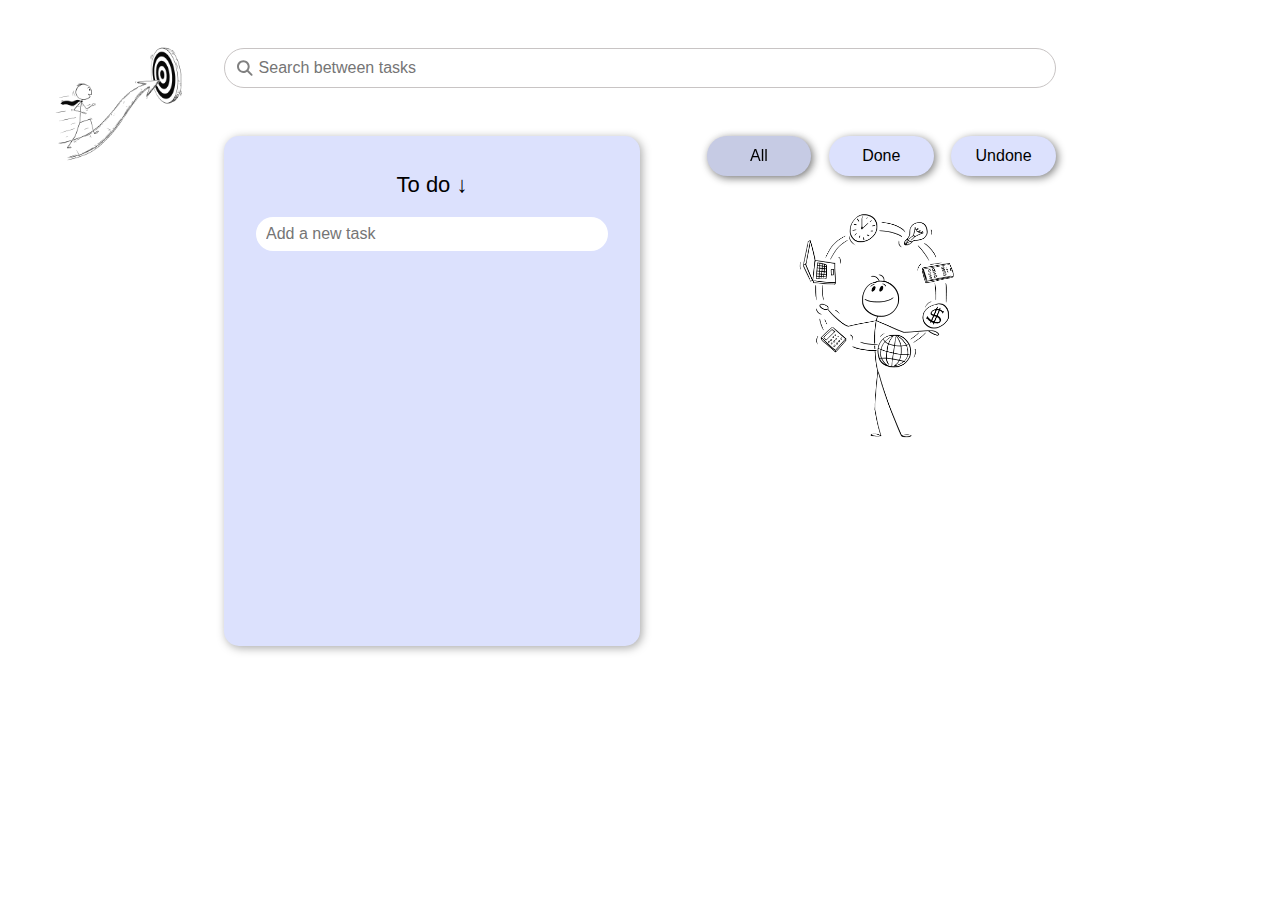
<file: source/index.html>
<html lang="en" dir="ltr">
  <head>
    <meta charset="UTF-8" />
    <meta name="viewport" content="width=device-width, initial-scale=1.0" />
    <link rel="stylesheet" href="https://stackpath.bootstrapcdn.com/bootstrap/4.5.2/css/bootstrap.min.css" integrity="sha384-JcKb8q3iqJ61gNV9KGb8thSsNjpSL0n8PARn9HuZOnIxN0hoP+VmmDGMN5t9UJ0Z" crossorigin="anonymous">
    <link rel="stylesheet" href="https://cdnjs.cloudflare.com/ajax/libs/font-awesome/4.7.0/css/font-awesome.min.css">
    <link rel="stylesheet" href="css/style.css"/>
      <link rel="icon" href="image/todolist-fav.png">
    <title>To do list</title>
  </head>
  <body>
  <div class="site--container">
      <div class="header">
          <div class="header__logo">
              <img src="image/sticky-man.png">
          </div>
          <div class="header__searchbar">
              <svg aria-hidden="true" focusable="false" data-prefix="fas" data-icon="magnifying-glass" role="img" xmlns="http://www.w3.org/2000/svg" viewBox="0 0 512 512" class="svg-inline--fa fa-magnifying-glass"><path fill="currentColor" d="M416 208c0 45.9-14.9 88.3-40 122.7L502.6 457.4c12.5 12.5 12.5 32.8 0 45.3s-32.8 12.5-45.3 0L330.7 376c-34.4 25.2-76.8 40-122.7 40C93.1 416 0 322.9 0 208S93.1 0 208 0S416 93.1 416 208zM208 352a144 144 0 1 0 0-288 144 144 0 1 0 0 288z" class=""></path></svg>
              <input class="search--input" type="text" placeholder="Search between tasks">
          </div>
      </div>
      <div class="main">
          <div class="main__tasks">
              <form class="add text-center" autocomplete="off">
                  <label class="todo--label">
                      To do &#8595
                  </label>
                  <input type="text" class="task--input m-auto" name="add" placeholder="Add a new task"/>
                  <i class="fa-solid fa-pen-to-square"></i>
              </form>
              <ul class="task--list list-group mx-auto text-light">
              </ul>
              <ul class="search--list list-group mx-auto text-light"></ul>
          </div>
          <div class="main__filtering">
              <div class="filtering__buttons">
                  <button class="all--btn">All</button>
                  <button class="done--btn">Done </button>
                  <button class="undone--btn">Undone</button>
              </div>
              <div class="filtering__logo">
                  <img src="image/juggling-man.png" alt="Oops">
              </div>
          </div>
      </div>
  </div>
  <script src="js/script.js"></script>
  </body>
</html>
</file>
<file: source/css/style.css>
body {
  background: #fff;
  box-sizing: border-box;
  position: relative;
  .site--container{
    width: 65%;
    margin: 0 auto;
    .header{
      .header__logo{
        width: 15%;
        height: fit-content;
        position: absolute;
        left: 2rem;
        top: -2rem;
        img{
          width: 100%;
        }
      }
      .header__searchbar{
        width: 100%;
        margin: 3rem auto;
        border-radius: 20px;
        padding: .375rem .75rem;
        display: flex;
        justify-content: flex-start;
        align-items: center;
        border: 1px solid #c8c4c4;
        svg{
          margin-right: 4px;
          width: 16px;
          height: 16px;
          color: gray;
        }
        .search--input{
          width: 100%;
          border: none;
          outline: none;
        }
      }
      .header__searchbar:focus-within{
        box-shadow: darkgray 2px 2px 10px;
      }
    }
    .main{
      display: flex;
      justify-content: space-between;
      position: relative;
      margin-bottom: 2rem;
      .main__tasks{
        width: 50%;
        box-shadow: darkgray 2px 2px 10px;
        padding: 2rem;
        border-radius: 15px;
        height: 510px;
        background: #dce1fd;
        overflow-y: scroll;
        scrollbar-width: none;
        form{
          margin: 0;
          display: flex;
          flex-direction: column;
          align-items: center;
          gap: 1rem;
          .todo--label{
            color: black;
            margin: 0;
            font-size: 22px;
          }
          .task--input,
          .task--input:focus{
            margin: 0 !important;
            width: 100%;
            padding: 5px 10px;
            outline: none;
            color: black;
            background: white;
            border: none;
            border-radius: 20px;
          }
          .task--input:focus{
            box-shadow: 0 0 5px rgba(122, 177, 214, 0.5) !important;
          }
        }
        .close--icon{
          cursor: pointer;
          font-size: 24px;
          margin-bottom: 3px;
        }
        .task--list li, .search--list li{
          background: #fff ;
          border-radius: 20px !important;
          margin-bottom: 5px;
          color: black ;
          .delete, .edit ,.close{
            cursor: pointer;
          }
          .edit--box{
            display: flex;
            gap: 10px;
          }
          .checkbox--style{
            border: 1px solid #d4d2d2;
            appearance: none;
            font-size: 1em;
            width: 20px;
            background-color: white;
            height: 20px;
            border-radius: 50%;
            cursor: pointer;
          }
          .checkbox--style:checked {
            background: inherit;
            display: flex;
            justify-content: center;
            align-items: center;
          }
          .checkbox--style:checked::after{
            content: '\2713';
            font-size: 26px;
            color: grey;
          }
          span{
            overflow-wrap: anywhere;
            text-wrap: wrap !important;
            max-width: 80%;
          }
        }
        li:has(.checkbox--style:checked){
          background: #dce1fd;
          filter: brightness(1.03);
          color: grey;
        }
        .search--list{
          display: none;
        }
      }
      .main__filtering{
        width: 42%;
        display: flex;
        flex-direction: column;
        align-items: center;
        .filtering__buttons{
          width: 100%;
          display: flex;
          justify-content: space-between;
          button{
            cursor: pointer;
            width: 30%;
            background-color: #dce1fd;
            padding: 0.5rem 1rem;
            border-radius: 20px;
            outline: none;
            border: none;
            box-shadow: gray 2px 2px 8px;
          }
          button:first-child{
            filter: brightness(.9);
          }
          button:focus {
            outline: none;
          }
        }
        .filtering__logo{
          width: 80%;
          img{
            width: 100%;
          }
        }
      }
    }
  }
  .edit--modal{
    background: #dce1fd;
    height: 100px;
    width: 300px;
    position: absolute;
    left: 0;
    right: 0;
    top: 200px;
    z-index: 2;
    border-radius: 14px;
    margin: 0 auto;
    display: flex;
    justify-content: center;
    align-items: center;
    .close--modal{
      position: absolute;
      top: 10px;
      left: 10px;
      cursor: pointer;
      font-size: 16px;
      color: black;
    }
    .modal--input{
      background: inherit;
      width: 80%;
      outline: none;
      border: none;
      border-left: none;
      border-right: none;
      border-bottom: 1px solid #d8d2d2;
      padding: 5px;
    }
  }
}
</file>
